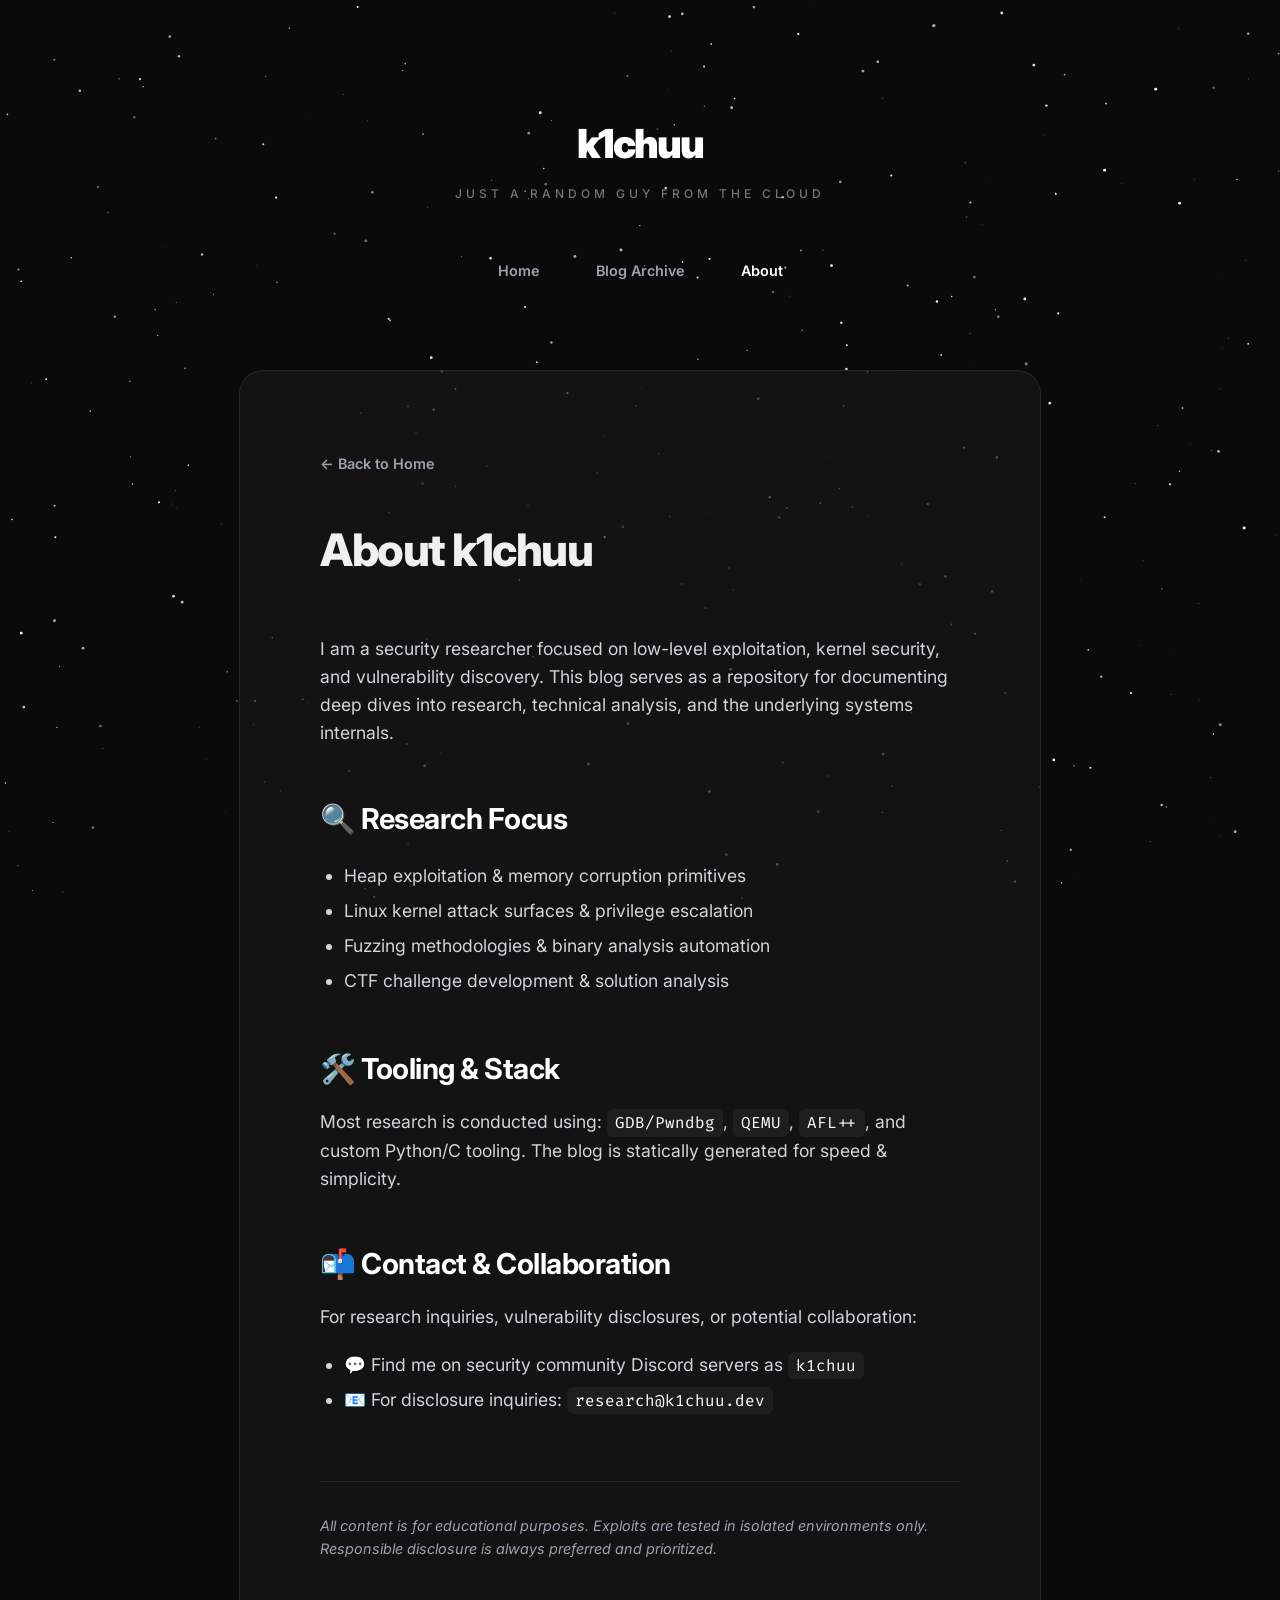
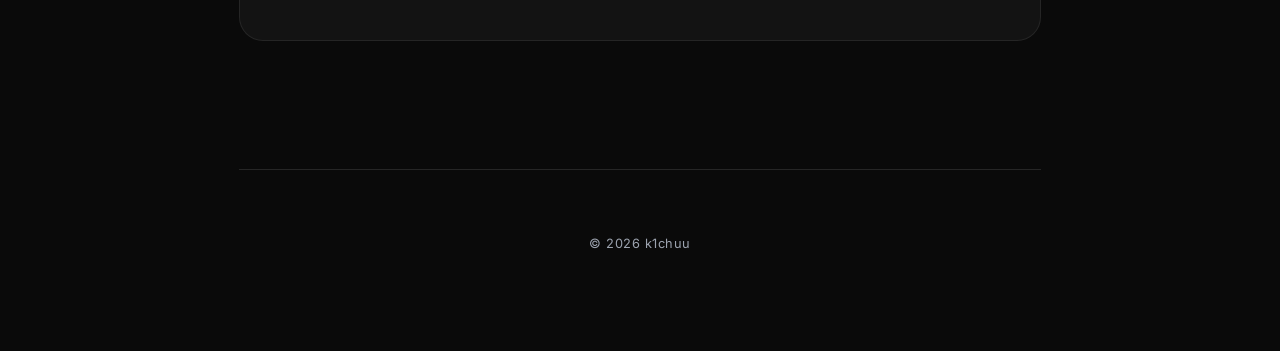
<file: about/index.html>
<!DOCTYPE html>
<html lang="en">

<head>
    <meta charset="UTF-8">
    <meta name="viewport" content="width=device-width, initial-scale=1.0">
    <meta name="description" content="About the researcher behind k1chuu">
    <title>k1chuu | About</title>
    <link rel="stylesheet" href="../css/style.css">
    <link rel="preconnect" href="https://fonts.googleapis.com">
    <link rel="preconnect" href="https://fonts.gstatic.com" crossorigin>
    <link
        href="https://fonts.googleapis.com/css2?family=Inter:opsz,wght@14..32,400;500;600;700&family=Fira+Code&display=swap"
        rel="stylesheet">
</head>

<body>
    <canvas id="bg-canvas"></canvas>
    <div class="container">
        <header class="site-header">
            <div class="logo" id="site-logo">k1chuu</div>
            <div class="tagline" id="site-tagline">Just a random guy from the cloud</div>
            <nav class="nav">
                <a href="../">Home</a>
                <a href="../blog/">Blog Archive</a>
                <a href="./" class="active">About</a>
            </nav>
        </header>

        <main id="main-content">
            <article class="post-full">
                <a href="../" class="back-home">← Back to Home</a>

                <h1>About k1chuu</h1>

                <div class="post-content">
                    <p>
                        I am a security researcher focused on low-level exploitation,
                        kernel security, and vulnerability discovery. This blog serves as a repository for documenting 
                        deep dives into research, technical analysis, and the underlying systems internals.
                    </p>

                    <h2 style="margin-top:3rem">🔍 Research Focus</h2>
                    <ul style="margin:1rem 0 1rem 1.5rem; line-height:2">
                        <li>Heap exploitation & memory corruption primitives</li>
                        <li>Linux kernel attack surfaces & privilege escalation</li>
                        <li>Fuzzing methodologies & binary analysis automation</li>
                        <li>CTF challenge development & solution analysis</li>
                    </ul>

                    <h2 style="margin-top:3rem">🛠️ Tooling & Stack</h2>
                    <p>
                        Most research is conducted using: <code class="inline-code">GDB/Pwndbg</code>,
                        <code class="inline-code">QEMU</code>,
                        <code class="inline-code">AFL++</code>,
                        and custom Python/C tooling. The blog is statically generated for speed & simplicity.
                    </p>

                    <h2 style="margin-top:3rem">📬 Contact & Collaboration</h2>
                    <p>
                        For research inquiries, vulnerability disclosures, or potential collaboration:
                    </p>
                    <ul style="margin:1rem 0 0 1.5rem; line-height:2">
                        <li>💬 Find me on security community Discord servers as <code class="inline-code">k1chuu</code></li>
                        <li>📧 For disclosure inquiries: <code class="inline-code">research@k1chuu.dev</code></li>
                    </ul>

                    <div style="margin-top:4rem; padding-top:2rem; border-top:1px solid var(--border-subtle)">
                        <p style="color:var(--text-dim); font-size:0.9rem">
                            <em>All content is for educational purposes. Exploits are tested in isolated environments
                                only. Responsible disclosure is always preferred and prioritized.</em>
                        </p>
                    </div>
                </div>
            </article>
        </main>

        <footer class="footer">
            <p>© 2026 k1chuu</p>
        </footer>
    </div>
    <script src="../js/background.js"></script>
</body>

</html>
</file>
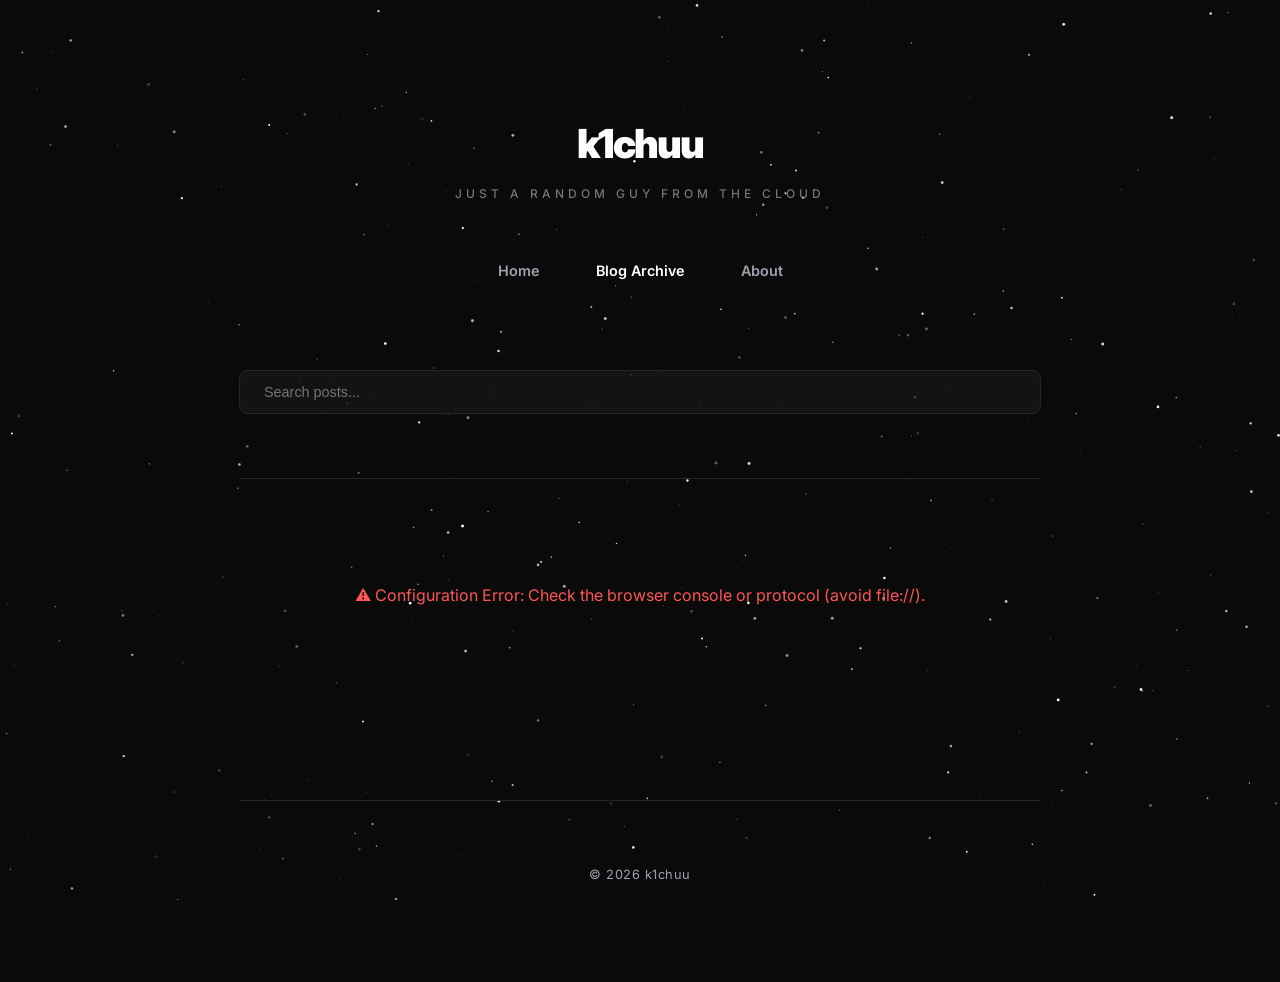
<file: blog/index.html>
<!DOCTYPE html>
<html lang="en">

<head>
    <meta charset="UTF-8">
    <meta name="viewport" content="width=device-width, initial-scale=1.0">
    <meta name="description" content="Browse all security research posts from k1chuu">
    <title>k1chuu | Blog Archive</title>
    <link rel="stylesheet" href="../css/style.css">
    <link rel="preconnect" href="https://fonts.googleapis.com">
    <link rel="preconnect" href="https://fonts.gstatic.com" crossorigin>
    <link
        href="https://fonts.googleapis.com/css2?family=Inter:opsz,wght@14..32,400;500;600;700&family=Fira+Code&display=swap"
        rel="stylesheet">
</head>

<body>
    <canvas id="bg-canvas"></canvas>
    <div class="container">
        <header class="site-header">
            <div class="logo" id="site-logo">k1chuu</div>
            <div class="tagline" id="site-tagline">Just a random guy from the cloud</div>
            <nav class="nav">
                <a href="../">Home</a>
                <a href="./" class="active">Blog Archive</a>
                <a href="../about/">About</a>
            </nav>
        </header>

        <main id="main-content">
            <!-- Search + Filter Bar -->
            <div style="display:flex; flex-wrap:wrap; gap:1rem; align-items:center; margin-bottom:2.5rem">
                <input type="search" id="post-search" class="search-bar" placeholder="Search posts..."
                    style="max-width:100%">
            </div>

            <div class="tag-filter-container" id="tag-filters">
                <!-- Tag buttons will be injected here automatically by js/app.js -->
            </div>

            <!-- Posts List -->
            <div class="posts-grid" id="posts-container" data-view="archive">
                <!-- Posts will be injected here automatically by js/app.js -->
                <p style="padding: 4rem; text-align: center; color: var(--text-dim);">Initializing blog archive...
                </p>
            </div>
        </main>

        <footer class="footer">
            <p>© 2026 k1chuu</p>
        </footer>
    </div>

    <script src="../js/background.js"></script>
    <script src="../js/app.js"></script>
</body>

</html>
</file>
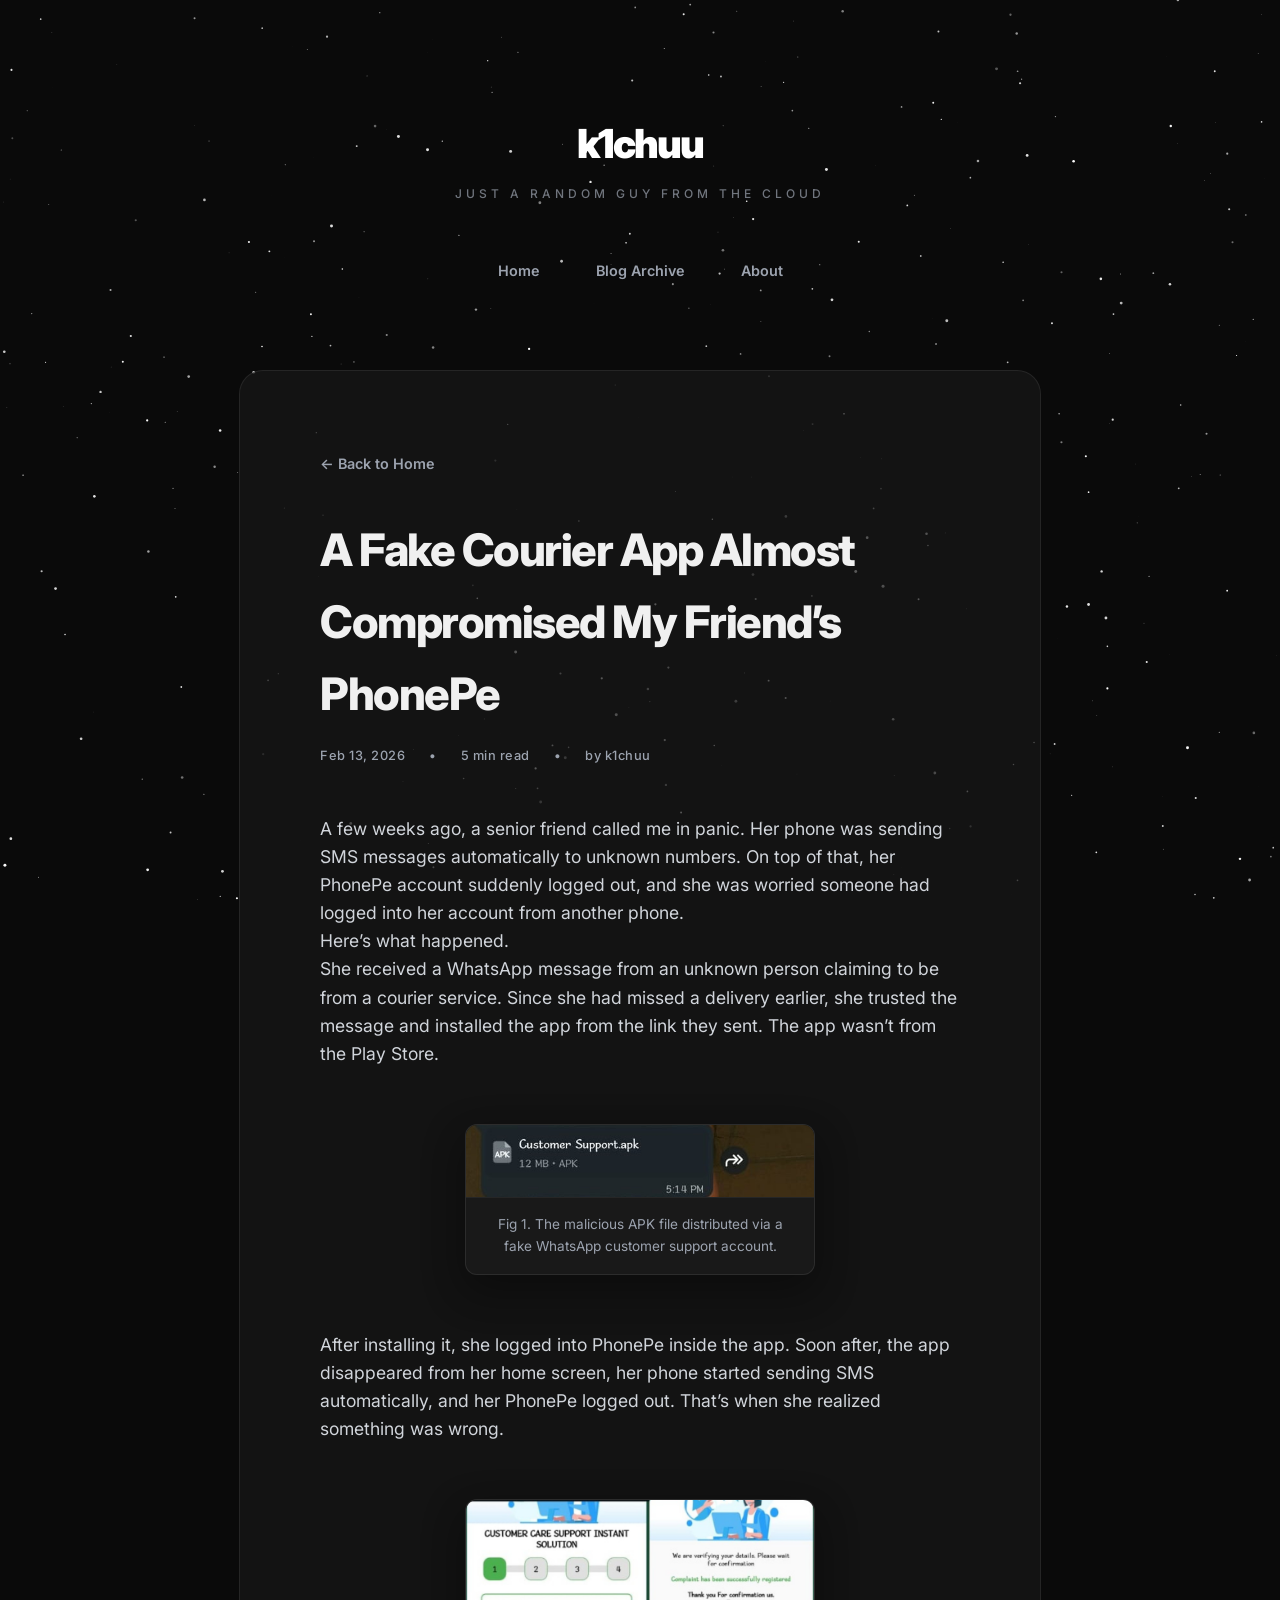
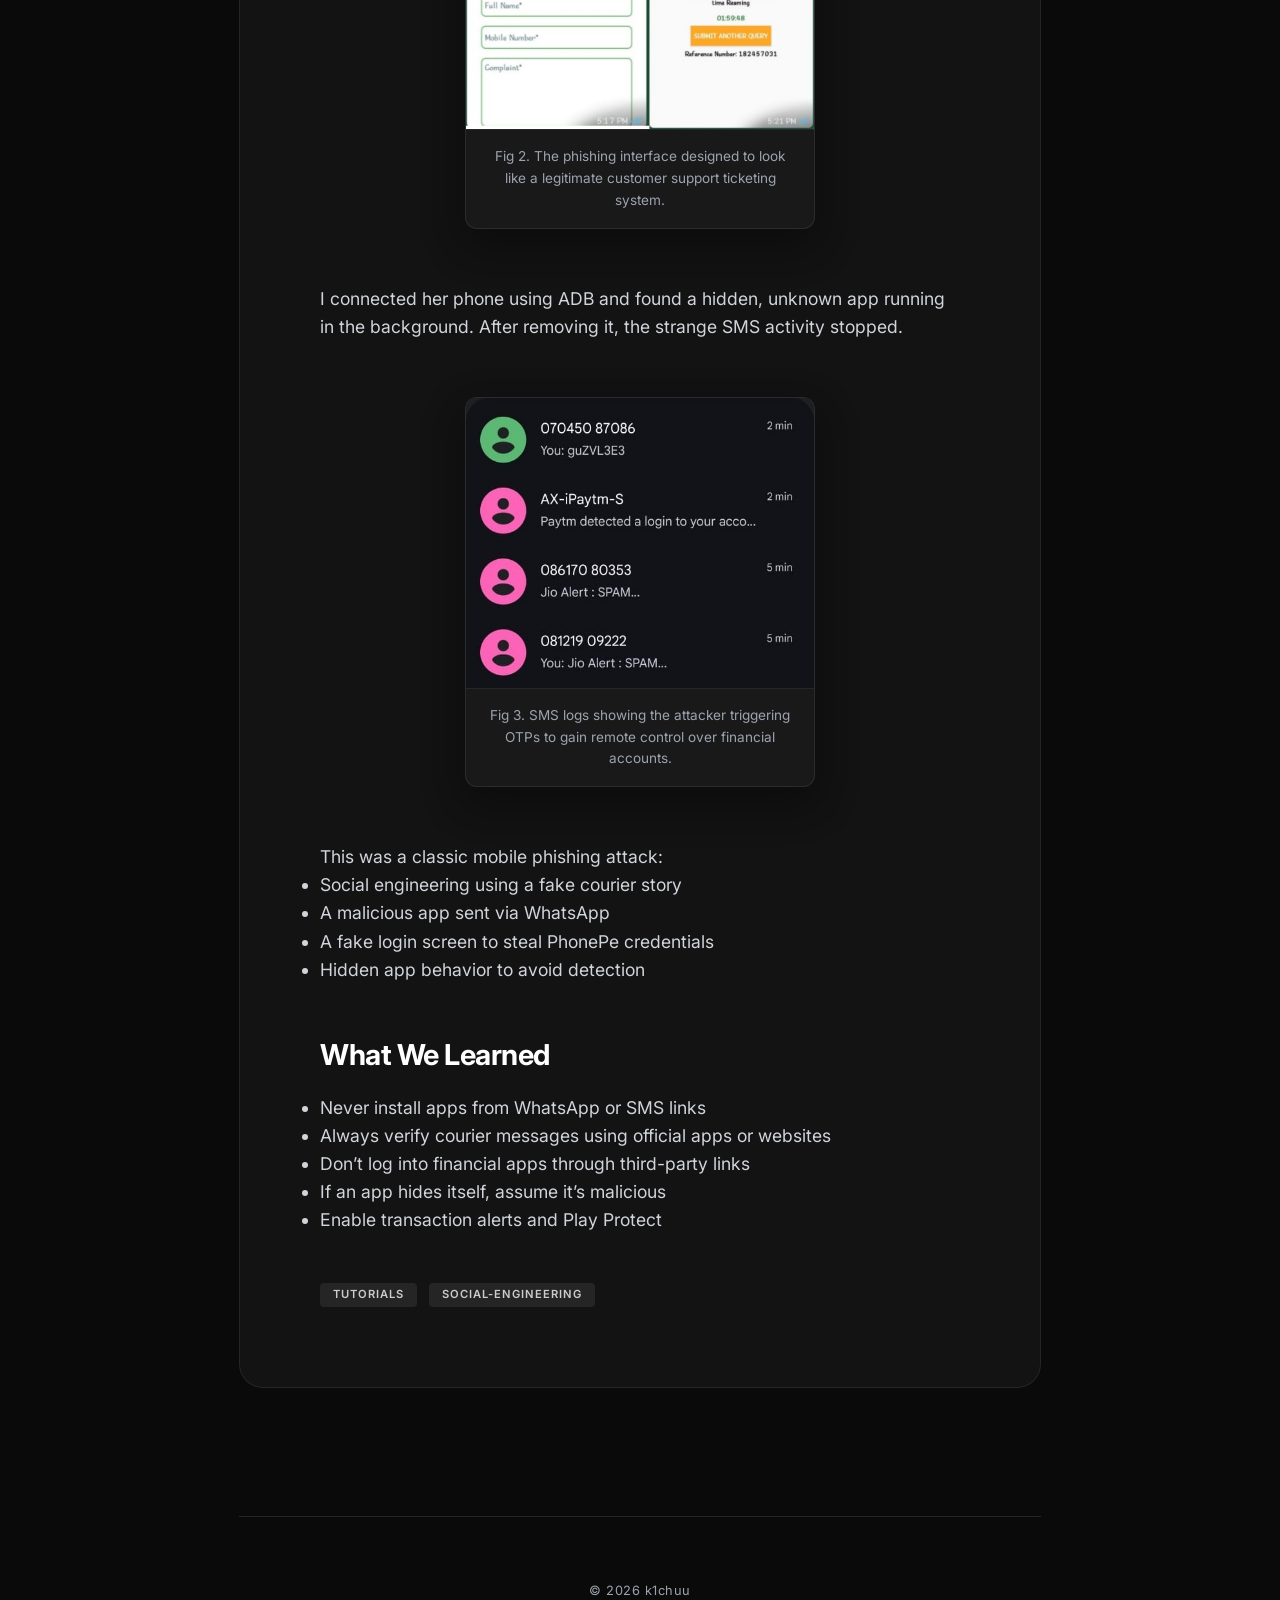
<file: posts/fake-courier-app/index.html>
<!DOCTYPE html>
<html lang="en">

<head>
  <meta charset="UTF-8">
  <meta name="viewport" content="width=device-width, initial-scale=1.0">
  <meta name="description" content="Mobile phishing case study: Fake courier app and PhonePe theft">
  <title>A Fake Courier App Almost Compromised My Friend’s PhonePe | k1chuu</title>
  <link rel="stylesheet" href="../../css/style.css">
  <link rel="preconnect" href="https://fonts.googleapis.com">
  <link rel="preconnect" href="https://fonts.gstatic.com" crossorigin>
  <link
    href="https://fonts.googleapis.com/css2?family=Inter:opsz,wght@14..32,400;500;600;700&family=Fira+Code&display=swap"
    rel="stylesheet">
</head>

<body>
  <canvas id="bg-canvas"></canvas>
  <div class="container">
    <header class="site-header">
      <div class="logo" id="site-logo">k1chuu</div>
      <div class="tagline" id="site-tagline">Just a random guy from the cloud</div>
      <nav class="nav">
        <a href="../../">Home</a>
        <a href="../../blog/">Blog Archive</a>
        <a href="../../about/">About</a>
      </nav>
    </header>

    <main id="main-content">
      <article class="post-full">
        <a href="../../" class="back-home">← Back to Home</a>

        <h1>A Fake Courier App Almost Compromised My Friend’s PhonePe</h1>

        <div class="post-meta" style="margin-bottom:2.5rem">
          <time datetime="2026-02-13">Feb 13, 2026</time>
          <span>•</span>
          <span>5 min read</span>
          <span>•</span>
          <span>by k1chuu</span>
        </div>

        <div class="post-content">
          <p>A few weeks ago, a senior friend called me in panic. Her phone was sending SMS messages automatically to
            unknown numbers. On top of that, her PhonePe account suddenly logged out, and she was worried someone had
            logged into her account from another phone.</p>

          <p>Here’s what happened.</p>

          <p>She received a WhatsApp message from an unknown person claiming to be from a courier service. Since she had
            missed a delivery earlier, she trusted the message and installed the app from the link they sent. The app
            wasn’t from the Play Store.</p>

          <div class="post-image-container">
            <img src="/posts/assets/phishing_whatsapp.jpg" alt="Phishing APK via WhatsApp" class="post-image"
              width="350" loading="lazy">
            <div class="post-image-caption">
              Fig 1. The malicious APK file distributed via a fake WhatsApp customer support account.
            </div>
          </div>

          <p>After installing it, she logged into PhonePe inside the app. Soon after, the app disappeared from her home
            screen, her phone started sending SMS automatically, and her PhonePe logged out. That’s when she realized
            something was wrong.</p>

          <div class="post-image-container">
            <img src="/posts/assets/phishing_app_ui.jpg" alt="Fake Support App UI" class="post-image" width="350"
              loading="lazy">
            <div class="post-image-caption">
              Fig 2. The phishing interface designed to look like a legitimate customer support ticketing system.
            </div>
          </div>

          <p>I connected her phone using ADB and found a hidden, unknown app running in the background. After removing
            it, the strange SMS activity stopped.</p>

          <div class="post-image-container">
            <img src="/posts/assets/phishing_sms_otp.jpg" alt="SMS Phishing Logs" class="post-image" width="350"
              loading="lazy">
            <div class="post-image-caption">
              Fig 3. SMS logs showing the attacker triggering OTPs to gain remote control over financial accounts.
            </div>
          </div>


          <p>This was a classic mobile phishing attack:</p>

          <ul>
            <li>Social engineering using a fake courier story</li>
            <li>A malicious app sent via WhatsApp</li>
            <li>A fake login screen to steal PhonePe credentials</li>
            <li>Hidden app behavior to avoid detection</li>
          </ul>

          <h2>What We Learned</h2>

          <ul>
            <li>Never install apps from WhatsApp or SMS links</li>
            <li>Always verify courier messages using official apps or websites</li>
            <li>Don’t log into financial apps through third-party links</li>
            <li>If an app hides itself, assume it’s malicious</li>
            <li>Enable transaction alerts and Play Protect</li>
          </ul>
        </div>

        <div class="post-tags" style="margin-top:3rem">
          <span class="tag">tutorials</span>
          <span class="tag">social-engineering</span>
        </div>
      </article>
    </main>

    <footer class="footer">
      <p>© 2026 k1chuu</p>
    </footer>
  </div>
  <script src="../../js/background.js"></script>
</body>

</html>
</file>
<file: css/style.css>
/* ---------- MINIMALIST DESIGN SYSTEM (GREY & WHITISH) ---------- */
:root {
  --bg-dark: #0a0a0a;
  --bg-card: rgba(24, 24, 24, 0.7);
  --glass-bg: rgba(255, 255, 255, 0.03);
  --glass-border: rgba(255, 255, 255, 0.08);
  --text-main: #f0f0f0;
  --text-dim: #9ca3af;
  --accent: #ffffff;
  --border-subtle: #262626;
  --transition-snappy: 0.2s cubic-bezier(0.4, 0, 0.2, 1);
  --transition-smooth: 0.4s cubic-bezier(0.4, 0, 0.2, 1);
}

* {
  margin: 0;
  padding: 0;
  box-sizing: border-box;
}

body {
  background: var(--bg-dark);
  color: var(--text-main);
  font-family: 'Inter', -apple-system, sans-serif;
  line-height: 1.6;
  scroll-behavior: smooth;
  min-height: 100vh;
}

/* Custom Selection */
::selection {
  background: var(--text-main);
  color: var(--bg-dark);
}

/* Scrollbar */
::-webkit-scrollbar {
  width: 8px;
}
::-webkit-scrollbar-track {
  background: var(--bg-dark);
}
::-webkit-scrollbar-thumb {
  background: var(--border-subtle);
  border-radius: 10px;
}
::-webkit-scrollbar-thumb:hover {
  background: var(--text-dim);
}

.container {
  max-width: 850px;
  margin: 0 auto;
  padding: 2rem 1.5rem;
  opacity: 0;
  animation: fadeIn 0.6s ease forwards;
}

@keyframes fadeIn {
  from { opacity: 0; transform: translateY(10px); }
  to { opacity: 1; transform: translateY(0); }
}

/* ---------- Header & Nav ---------- */
.site-header {
  text-align: center;
  padding: 5rem 0 3rem;
  margin-bottom: 2rem;
}

.logo {
  font-size: 2.5rem;
  font-weight: 900;
  letter-spacing: -2px;
  color: var(--accent);
  display: inline-block;
  margin-bottom: 0.5rem;
  text-transform: lowercase;
  transition: var(--transition-smooth);
}

.logo:hover {
  opacity: 0.8;
  transform: scale(0.98);
}

.tagline {
  color: var(--text-dim);
  font-size: 0.75rem;
  letter-spacing: 4px;
  text-transform: uppercase;
  font-weight: 500;
  opacity: 0.7;
}

.nav {
  display: flex;
  justify-content: center;
  gap: 3.5rem;
  margin-top: 3rem;
}

.nav a {
  color: var(--text-dim);
  text-decoration: none;
  font-weight: 600;
  font-size: 0.9rem;
  transition: var(--transition-snappy);
  padding: 0.5rem 0;
}

.nav a:hover, .nav a.active {
  color: var(--accent);
}

/* ---------- Blog Cards (Minimalist) ---------- */
.posts-grid {
  display: grid;
  gap: 1rem; /* Tighter minimalist grid */
}

.post-card {
  background: var(--bg-card);
  border: 1px solid var(--glass-border);
  backdrop-filter: blur(12px);
  -webkit-backdrop-filter: blur(12px);
  border-radius: 20px;
  padding: 3rem;
  transition: var(--transition-smooth);
  animation: slideUp 0.6s ease backwards;
}

@keyframes slideUp {
  from { opacity: 0; transform: translateY(30px); }
  to { opacity: 1; transform: translateY(0); }
}

.post-card:hover {
  border-color: rgba(255, 255, 255, 0.2);
  transform: translateY(-6px);
  background: rgba(30, 30, 30, 0.8);
}

.post-title h2 {
  font-size: 1.7rem;
  margin-bottom: 0.5rem;
  font-weight: 700;
  letter-spacing: -0.5px;
}

.post-title a {
  color: var(--accent);
  text-decoration: none;
}

.post-meta {
  display: flex;
  gap: 1.5rem;
  font-size: 0.8rem;
  color: var(--text-dim);
  margin-bottom: 1.5rem;
  font-weight: 500;
  letter-spacing: 0.5px;
}

.post-excerpt {
  color: #c0c0c0;
  font-size: 1rem;
  line-height: 1.8;
  margin-bottom: 2rem;
}

.post-tags {
  display: flex;
  gap: 0.8rem;
  flex-wrap: wrap;
}

.tag {
  background: #252525;
  color: #ccc;
  padding: 0.2rem 0.8rem;
  border-radius: 4px; /* Subtle minimalist corners */
  font-size: 0.7rem;
  font-weight: 600;
  text-transform: uppercase;
  letter-spacing: 1px;
}

.read-more {
  display: inline-flex;
  align-items: center;
  margin-top: 1.5rem;
  color: var(--accent);
  text-decoration: underline;
  text-underline-offset: 4px;
  font-weight: 600;
  font-size: 0.85rem;
}

/* ---------- Full Post ---------- */
.post-full {
  background: var(--bg-card);
  border: 1px solid var(--glass-border);
  backdrop-filter: blur(16px);
  -webkit-backdrop-filter: blur(16px);
  border-radius: 24px;
  padding: 5rem;
  animation: fadeIn 0.5s ease;
}

.post-full h1 {
  font-size: 2.8rem;
  margin-bottom: 1rem;
  font-weight: 800;
  letter-spacing: -1.5px;
}

.post-content {
  margin-top: 3rem;
  font-size: 1.1rem;
  color: #d1d5db;
}

.post-content h2 {
  margin: 3rem 0 1rem;
  color: var(--accent);
  font-size: 1.8rem;
  letter-spacing: -0.5px;
}

.post-content pre {
  background: #050505;
  padding: 2.5rem;
  border-radius: 16px;
  border: 1px solid var(--border-subtle);
  font-family: 'Fira Code', monospace;
  font-size: 0.9rem;
  margin: 3rem 0;
  overflow-x: auto;
  line-height: 1.5;
}

/* Inline Code for About Page/Content */
code.inline-code {
  background: rgba(255,255,255,0.05);
  padding: 0.2rem 0.5rem;
  border-radius: 6px;
  font-family: 'Fira Code', monospace;
  font-size: 0.9em;
  color: var(--accent);
}

.back-home {
  display: inline-flex;
  align-items: center;
  gap: 0.5rem;
  margin-bottom: 2.5rem;
  color: var(--text-dim);
  text-decoration: none;
  font-weight: 600;
  font-size: 0.9rem;
}

.back-home:hover {
  color: var(--accent);
}

/* ---------- Footer ---------- */
.footer {
  margin-top: 8rem;
  padding: 4rem 0;
  border-top: 1px solid var(--border-subtle);
  text-align: center;
}

.footer p {
  color: var(--text-dim);
  font-size: 0.8rem;
  letter-spacing: 0.5px;
}

/* ---------- Components & Utilities ---------- */
.section-title {
  margin-bottom: 2.5rem;
  font-size: 1.8rem;
  font-weight: 800;
  opacity: 0.9;
  letter-spacing: -0.5px;
}

.browse-all-container {
  text-align: center;
  margin-top: 5rem;
}

.browse-all-link {
  color: var(--text-dim);
  text-decoration: underline;
  font-weight: 600;
  font-size: 0.9rem;
  transition: var(--transition-snappy);
}

.browse-all-link:hover {
  color: var(--accent);
}

/* ---------- Utilities ---------- */
.search-bar {
  background: var(--bg-card);
  border: 1px solid var(--border-subtle);
  color: var(--text-main);
  padding: 0.8rem 1.5rem;
  border-radius: 8px;
  width: 100%;
  max-width: 350px;
  font-size: 0.9rem;
  outline: none;
  transition: var(--transition-snappy);
}

/* ---------- Tag Filtering Bar ---------- */
.tag-filter-container {
  display: flex;
  flex-wrap: wrap;
  gap: 0.75rem;
  margin-bottom: 2.5rem;
  padding-bottom: 1.5rem;
  border-bottom: 1px solid var(--border-subtle);
  animation: fadeIn 0.4s ease forwards;
}

.tag-filter-btn {
  background: transparent;
  border: 1px solid var(--border-subtle);
  color: var(--text-dim);
  padding: 0.4rem 1.2rem;
  border-radius: 6px;
  font-size: 0.8rem;
  font-weight: 600;
  text-transform: uppercase;
  letter-spacing: 1px;
  cursor: pointer;
  transition: var(--transition-snappy);
}

.tag-filter-btn:hover, .tag-filter-btn.active {
  border-color: var(--accent);
  color: var(--accent);
  background: rgba(255, 255, 255, 0.05);
}

.hidden { display: none !important; }

/* ---------- "Grok-like" Background Canvas ---------- */
#bg-canvas {
  position: fixed;
  top: 0;
  left: 0;
  width: 100vw;
  height: 100vh;
  z-index: -1;
  pointer-events: none; /* Let clicks pass through to content */
  background: var(--bg-dark);
}

/* Transitions (Keep fadeIn for container-level animations) */
/* Post Image Styling */
.post-image-container {
  margin: 2.5rem auto;
  border: 1px solid var(--border-subtle);
  border-radius: 12px;
  overflow: hidden;
  background: var(--bg-card);
  max-width: 350px; /* Further reduced for a compact, mobile-like appearance */
  box-shadow: 0 15px 40px rgba(0,0,0,0.4);
  margin: 3.5rem auto;
  border: 1px solid rgba(255,255,255,0.1);
}

.post-image {
  width: 100%;
  height: auto;
  display: block;
}


.post-image-caption {
  padding: 1rem 1.5rem;
  font-size: 0.85rem;
  color: var(--text-dim);
  background: rgba(255,255,255,0.02);
  border-top: 1px solid var(--border-subtle);
  text-align: center;
}

@media (max-width: 768px) {
  .post-full { padding: 2rem; }
  .post-full h1 { font-size: 2rem; }
  .logo { font-size: 1.8rem; }
  .nav { gap: 2rem; }
}
</file>
